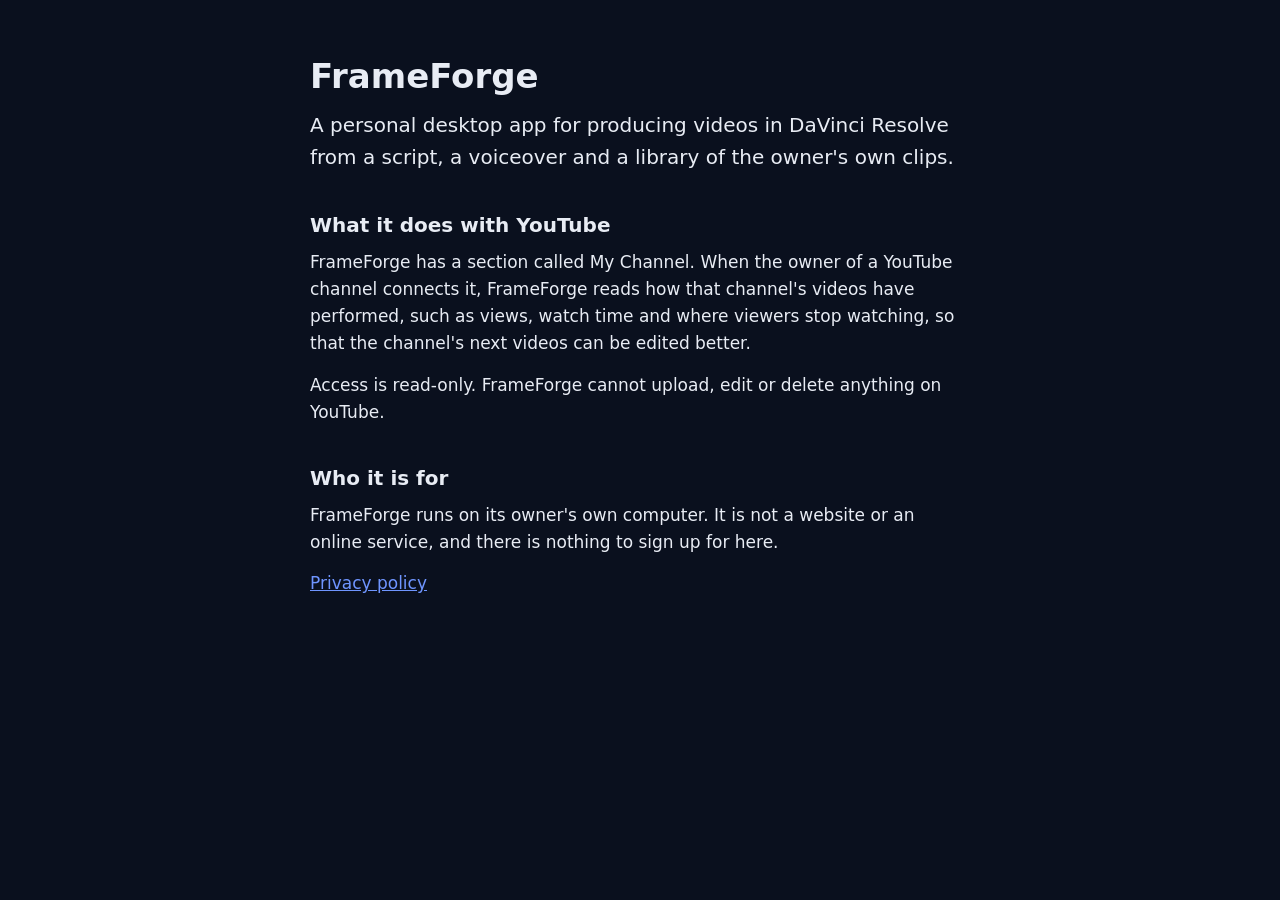
<file: index.html>
<!doctype html>
<html lang="en">
<head>
<meta charset="utf-8">
<meta name="viewport" content="width=device-width, initial-scale=1">
<title>FrameForge</title>
<meta name="description" content="FrameForge is a personal desktop app for producing videos in DaVinci Resolve.">
<link rel="stylesheet" href="style.css">
</head>
<body>
<main>
  <h1>FrameForge</h1>
  <p class="lead">A personal desktop app for producing videos in DaVinci Resolve from a script, a voiceover and a library of the owner's own clips.</p>

  <h2>What it does with YouTube</h2>
  <p>FrameForge has a section called My Channel. When the owner of a YouTube channel connects it, FrameForge reads how that channel's videos have performed, such as views, watch time and where viewers stop watching, so that the channel's next videos can be edited better.</p>
  <p>Access is read-only. FrameForge cannot upload, edit or delete anything on YouTube.</p>

  <h2>Who it is for</h2>
  <p>FrameForge runs on its owner's own computer. It is not a website or an online service, and there is nothing to sign up for here.</p>

  <p><a href="privacy.html">Privacy policy</a></p>
</main>
</body>
</html>
</file>
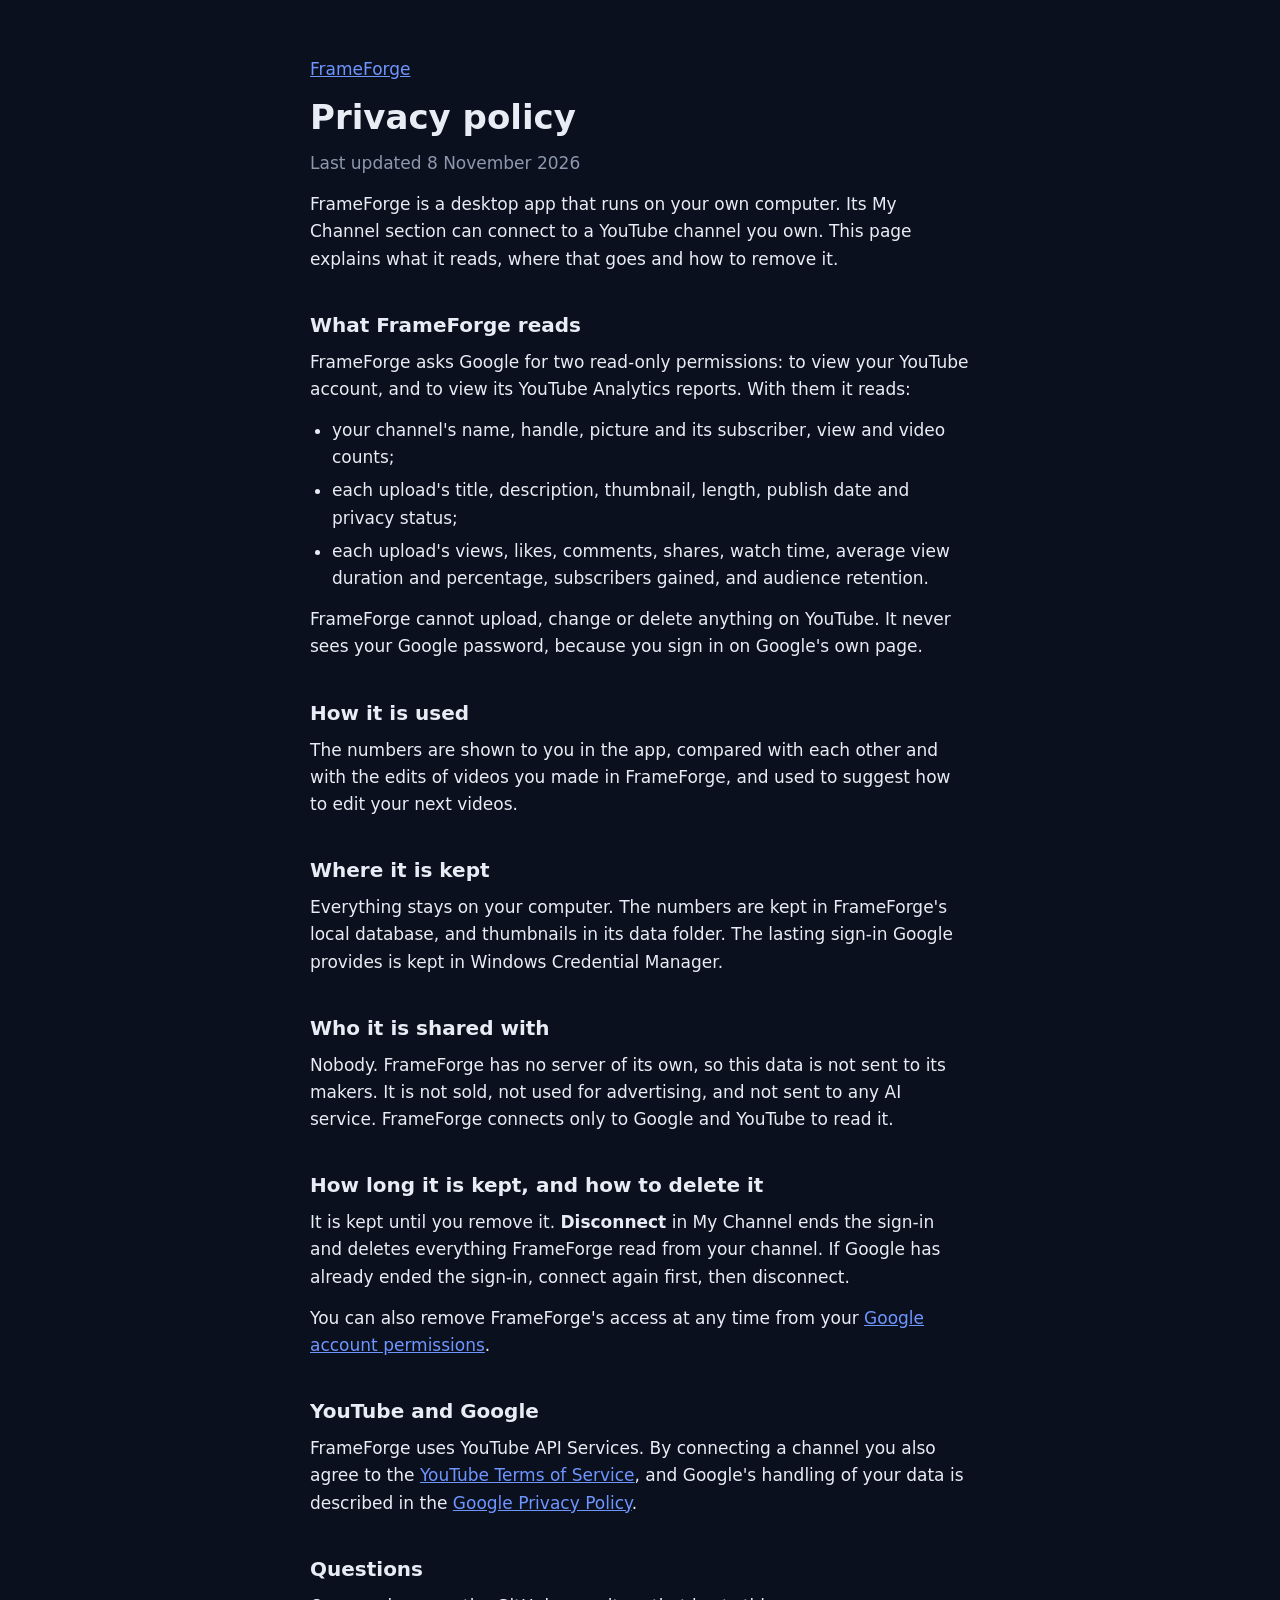
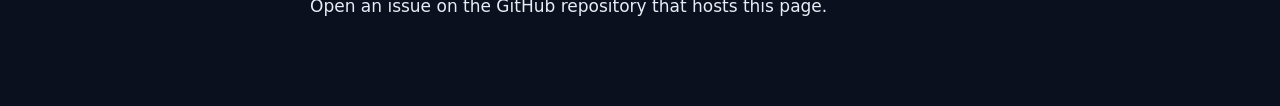
<file: privacy.html>
<!doctype html>
<html lang="en">
<head>
<meta charset="utf-8">
<meta name="viewport" content="width=device-width, initial-scale=1">
<title>FrameForge privacy policy</title>
<meta name="description" content="What FrameForge reads from YouTube, where it is kept and how to delete it.">
<link rel="stylesheet" href="style.css">
</head>
<body>
<main>
  <p><a href="index.html">FrameForge</a></p>
  <h1>Privacy policy</h1>
  <p class="muted">Last updated 8 November 2026</p>

  <p>FrameForge is a desktop app that runs on your own computer. Its My Channel section can connect to a YouTube channel you own. This page explains what it reads, where that goes and how to remove it.</p>

  <h2>What FrameForge reads</h2>
  <p>FrameForge asks Google for two read-only permissions: to view your YouTube account, and to view its YouTube Analytics reports. With them it reads:</p>
  <ul>
    <li>your channel's name, handle, picture and its subscriber, view and video counts;</li>
    <li>each upload's title, description, thumbnail, length, publish date and privacy status;</li>
    <li>each upload's views, likes, comments, shares, watch time, average view duration and percentage, subscribers gained, and audience retention.</li>
  </ul>
  <p>FrameForge cannot upload, change or delete anything on YouTube. It never sees your Google password, because you sign in on Google's own page.</p>

  <h2>How it is used</h2>
  <p>The numbers are shown to you in the app, compared with each other and with the edits of videos you made in FrameForge, and used to suggest how to edit your next videos.</p>

  <h2>Where it is kept</h2>
  <p>Everything stays on your computer. The numbers are kept in FrameForge's local database, and thumbnails in its data folder. The lasting sign-in Google provides is kept in Windows Credential Manager.</p>

  <h2>Who it is shared with</h2>
  <p>Nobody. FrameForge has no server of its own, so this data is not sent to its makers. It is not sold, not used for advertising, and not sent to any AI service. FrameForge connects only to Google and YouTube to read it.</p>

  <h2>How long it is kept, and how to delete it</h2>
  <p>It is kept until you remove it. <strong>Disconnect</strong> in My Channel ends the sign-in and deletes everything FrameForge read from your channel. If Google has already ended the sign-in, connect again first, then disconnect.</p>
  <p>You can also remove FrameForge's access at any time from your <a href="https://myaccount.google.com/permissions">Google account permissions</a>.</p>

  <h2>YouTube and Google</h2>
  <p>FrameForge uses YouTube API Services. By connecting a channel you also agree to the <a href="https://www.youtube.com/t/terms">YouTube Terms of Service</a>, and Google's handling of your data is described in the <a href="https://policies.google.com/privacy">Google Privacy Policy</a>.</p>

  <h2>Questions</h2>
  <p>Open an issue on the GitHub repository that hosts this page.</p>
</main>
</body>
</html>
</file>
<file: style.css>
:root {
  color-scheme: dark;
  --bg: #0a101e;
  --text: #e8ecf4;
  --muted: #8e98ad;
  --accent: #6f95ff;
}

body {
  margin: 0;
  background: var(--bg);
  color: var(--text);
  font: 17px/1.6 "Segoe UI", system-ui, sans-serif;
}

main {
  max-width: 660px;
  margin: 0 auto;
  padding: 56px 20px 72px;
}

h1 { margin: 0 0 12px; font-size: 34px; line-height: 1.2; }
h2 { margin: 36px 0 8px; font-size: 20px; }
p, ul { margin: 0 0 14px; }
ul { padding-left: 22px; }
li { margin-bottom: 6px; }
a { color: var(--accent); }
.lead { font-size: 20px; }
.muted { color: var(--muted); }
</file>
